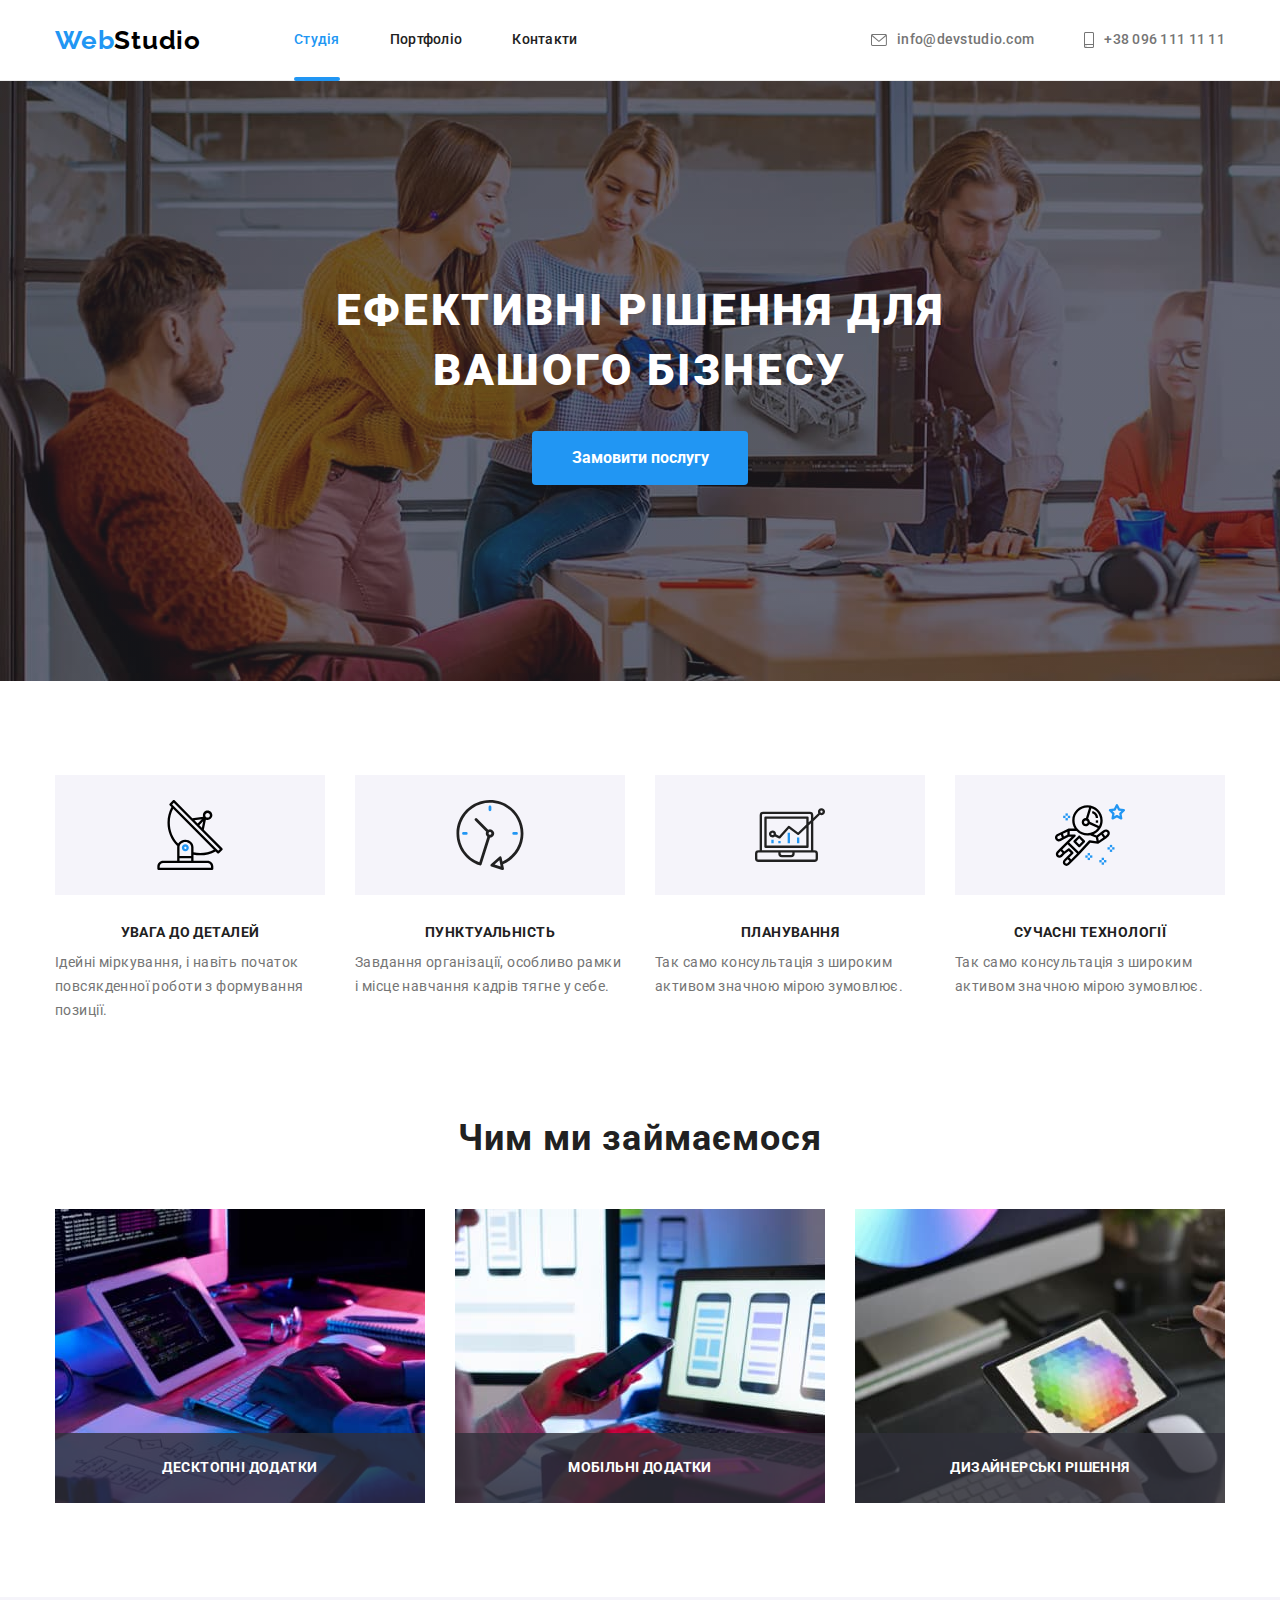
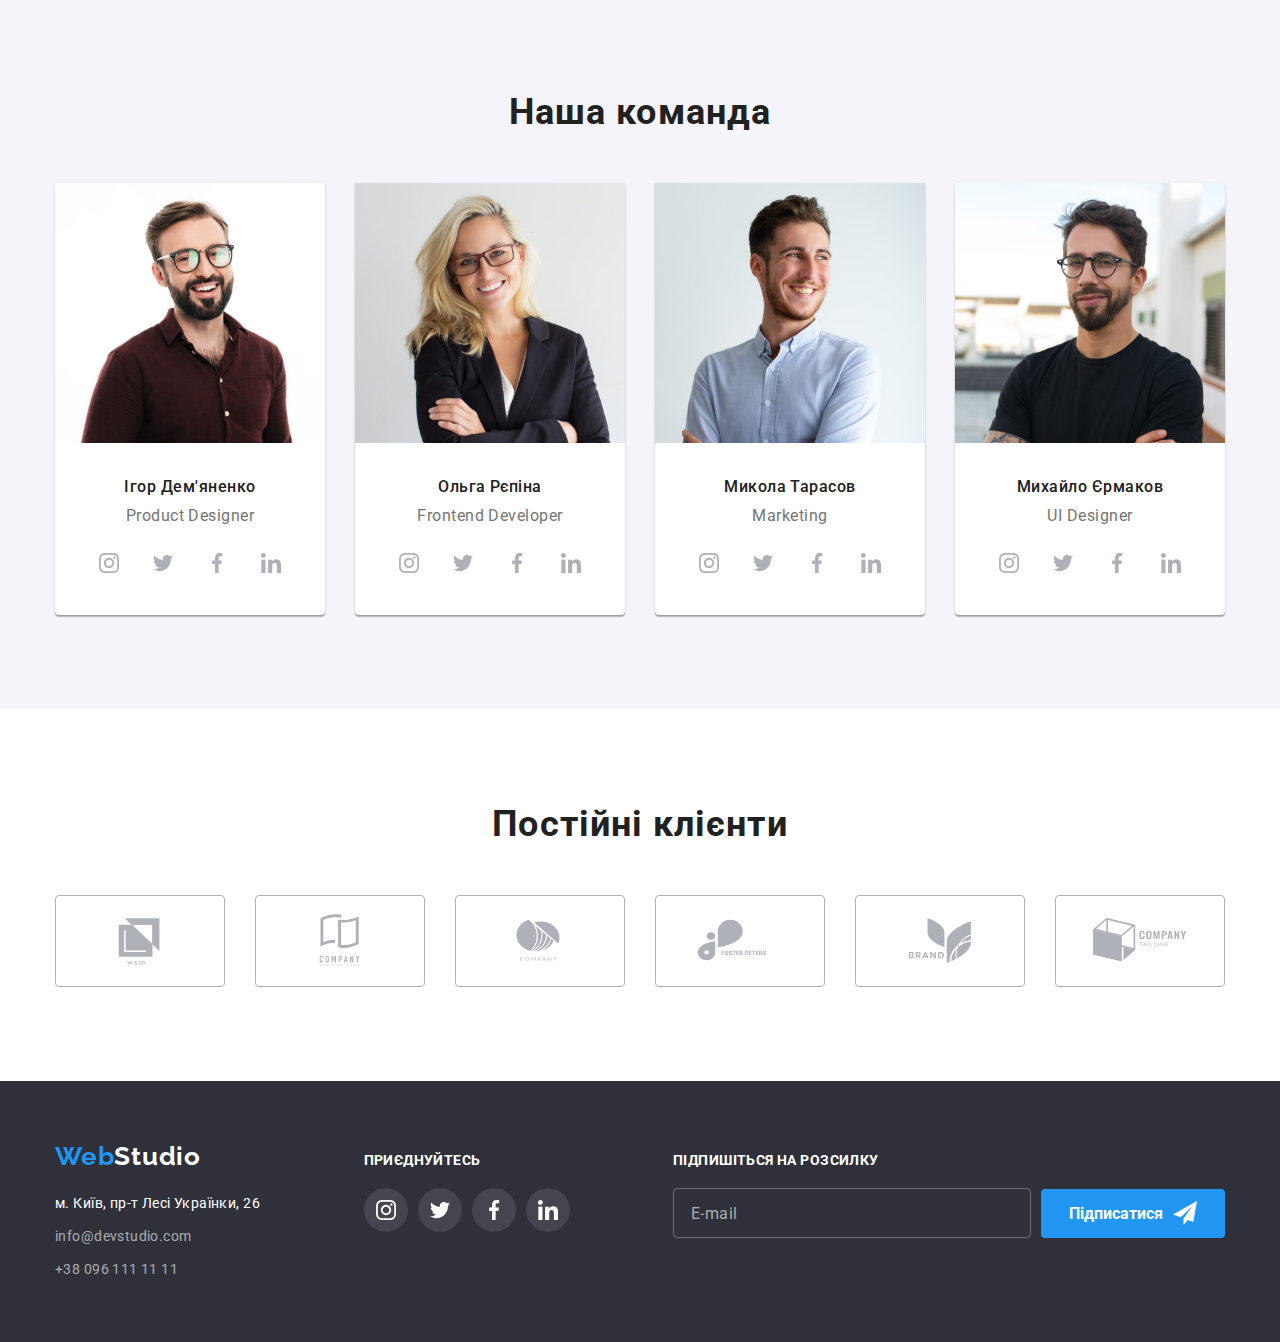
<file: index.html>
<!DOCTYPE html>
<html lang="Uk">
  <head>
    <meta charset="UTF-8" />
    <meta http-equiv="X-UA-Compatible" content="IE=edge" />
    <meta name="viewport" content="width=device-width, initial-scale=1.0" />
    <link rel="preconnect" href="https://fonts.googleapis.com" />
    <link rel="preconnect" href="https://fonts.gstatic.com" crossorigin />
    <link
      href="https://fonts.googleapis.com/css2?family=Raleway:wght@700&family=Roboto:wght@400;500;700;900&display=swap"
      rel="stylesheet"
    />

    <link rel="stylesheet" href="./css/main.min.css" />

    <title>Студія</title>
  </head>

  <body>
    <!-- header -->
    <header class="header">
      <div class="container main-nav">
        <nav class="nav">
          <a class="logo" href="./index.html"
            >Web<span class="logo-header logo-header--black">Studio</span>
          </a>
          <ul class="nav-list list">
            <li class="nav-list__item">
              <a
                class="nav-list__link nav-list__link--current"
                href="./index.html"
                >Студія</a
              >
            </li>
            <li class="nav-list__item">
              <a class="nav-list__link" href="./portfolio.html">Портфоліо</a>
            </li>
            <li class="nav-list__item">
              <a class="nav-list__link" href="">Контакти</a>
            </li>
          </ul>
        </nav>

        <ul class="site-contacts">
          <li class="site-contacts__item">
            <a class="site-contacts__link" href="mailto:info@devstudio.com">
              <svg class="site-contacts__icon" width="16" height="12px">
                <use href="./images/icons/icons.svg#icon-mail"></use>
              </svg>
              info@devstudio.com
            </a>
          </li>

          <li class="site-contacts__item">
            <a class="site-contacts__link tell" href="tel:+380961111111">
              <svg class="site-contacts__icon" width="10" height="16">
                <use href="./images/icons/icons.svg#icon-smartphone"></use></svg
              >+38 096 111 11 11
            </a>
          </li>
        </ul>
      </div>
    </header>

    <main>
      <!-- Hero -->

      <section class="hero">
        <div class="container">
          <h1 class="hero__title">Ефективні рішення для вашого бізнесу</h1>
          <button class="hero__button" type="button" data-modal-open>
            Замовити послугу
          </button>
        </div>
      </section>

      <!-- Особливості -->

      <section class="feature section">
        <div class="container">
          <h2 class="title visually-hidden">Наші переваги</h2>
          <ul class="feature__list">
            <li class="feature__item">
              <div class="feature__icon-block">
                <svg class="feature__icon" width="70" height="70">
                  <use href="./images/icons/icons.svg#icon-antenna"></use>
                </svg>
              </div>
              <h3 class="feature__sub-title">Увага до деталей</h3>
              <p class="feature__text">
                Ідейні міркування, і навіть початок повсякденної роботи з
                формування позиції.
              </p>
            </li>
            <li class="feature__item">
              <div class="feature__icon-block">
                <svg class="feature__icon" width="70" height="70">
                  <use href="./images/icons/icons.svg#icon-clock"></use>
                </svg>
              </div>
              <h3 class="feature__sub-title">Пунктуальність</h3>
              <p class="feature__text">
                Завдання організації, особливо рамки і місце навчання кадрів
                тягне у себе.
              </p>
            </li>
            <li class="feature__item">
              <div class="feature__icon-block">
                <svg class="feature__icon" width="70" height="70">
                  <use href="./images/icons/icons.svg#icon-diagram"></use>
                </svg>
              </div>
              <h3 class="feature__sub-title">Планування</h3>
              <p class="feature__text">
                Так само консультація з широким активом значною мірою зумовлює.
              </p>
            </li>
            <li class="feature__item">
              <div class="feature__icon-block">
                <svg class="feature__icon" width="70" height="70">
                  <use href="./images/icons/icons.svg#icon-astronaut"></use>
                </svg>
              </div>
              <h3 class="feature__sub-title">Сучасні технології</h3>
              <p class="feature__text">
                Так само консультація з широким активом значною мірою зумовлює.
              </p>
            </li>
          </ul>
        </div>
      </section>

      <!-- Сфера діяльності -->

      <section class="activity section">
        <div class="container">
          <h2 class="title">Чим ми займаємося</h2>

          <ul class="activity__list">
            <li class="activity__item">
              <img
                class="activity__img"
                src="./images/PC.jpeg"
                alt="Зображення компютера"
                width="370"
              />
              <h3 class="activity__description">Десктопні додатки</h3>
            </li>
            <li class="activity__item">
              <img
                class="activity__img"
                src="./images/sellphobe.jpeg"
                alt="Зображення телефону"
                width="370"
              />
              <h3 class="activity__description">Мобільні додатки</h3>
            </li>
            <li class="activity__item">
              <img
                class="activity__img"
                src="./images/tablet.jpeg"
                alt="Зображення планшету"
                width="370"
              />
              <h3 class="activity__description">Дизайнерські рішення</h3>
            </li>
          </ul>
        </div>
      </section>

      <!-- Команда -->
      <section class="team section">
        <div class="team container">
          <h2 class="team title">Наша команда</h2>
          <ul class="team__list">
            <li class="team__card">
              <img
                class="team__img"
                src="./images/igor_demjanenko.jpeg"
                alt="Фото Ігор Дем'яненко"
                width="270"
              />
              <div class="team-thumb">
                <h3 class="team-thumb__subtitle">Ігор Дем'яненко</h3>
                <p class="team-thumb__position" lang="en">Product Designer</p>
                <ul class="team-thumb__list">
                  <li class="team-thumb__item">
                    <a class="team-thumb__link" href="">
                      <svg class="team-thumb__icon" width="20" height="20">
                        <use
                          href="./images/icons/icons.svg#icon-instagram"
                        ></use></svg
                    ></a>
                  </li>
                  <li class="team-thumb__item">
                    <a class="team-thumb__link" href="">
                      <svg class="team-thumb__icon" width="20" height="20">
                        <use href="./images/icons/icons.svg#icon-twitter"></use>
                      </svg>
                    </a>
                  </li>
                  <li class="team-thumb__item">
                    <a class="team-thumb__link" href=""
                      ><svg class="team-thumb__icon" width="20" height="20">
                        <use
                          href="./images/icons/icons.svg#icon-facebook"
                        ></use></svg
                    ></a>
                  </li>
                  <li class="team-thumb__item">
                    <a class="team-thumb__link linkedin" href=""
                      ><svg class="team-thumb__icon" width="20" height="20">
                        <use
                          href="./images/icons/icons.svg#icon-linkedin"
                        ></use></svg
                    ></a>
                  </li>
                </ul>
              </div>
            </li>
            <li class="team__card">
              <img
                class="team__img"
                src="./images/olga_repina.jpeg"
                alt="Фото Ольга Рєпіна"
                width="270"
              />
              <div class="team-thumb">
                <h3 class="team-thumb__subtitle">Ольга Рєпіна</h3>
                <p class="team-thumb__position" lang="en">Frontend Developer</p>
                <ul class="team-thumb__list">
                  <li class="team-thumb__item">
                    <a class="team-thumb__link" href="">
                      <svg class="team-thumb__icon" width="20" height="20">
                        <use
                          href="./images/icons/icons.svg#icon-instagram"
                        ></use></svg
                    ></a>
                  </li>
                  <li class="team-thumb__item">
                    <a class="team-thumb__link" href="">
                      <svg class="team-thumb__icon" width="20" height="20">
                        <use href="./images/icons/icons.svg#icon-twitter"></use>
                      </svg>
                    </a>
                  </li>
                  <li class="team-thumb__item">
                    <a class="team-thumb__link" href=""
                      ><svg class="team-thumb__icon" width="20" height="20">
                        <use
                          href="./images/icons/icons.svg#icon-facebook"
                        ></use></svg
                    ></a>
                  </li>
                  <li class="team-thumb__item">
                    <a class="team-thumb__link" href=""
                      ><svg class="team-thumb__icon" width="20" height="20">
                        <use
                          href="./images/icons/icons.svg#icon-linkedin"
                        ></use></svg
                    ></a>
                  </li>
                </ul>
              </div>
            </li>
            <li class="team__card">
              <img
                class="team__img"
                src="./images/mykola_tarasov.jpeg"
                alt="Фото Микола Тарасов"
                width="270"
              />
              <div class="team-thumb">
                <h3 class="team-thumb__subtitle">Микола Тарасов</h3>
                <p class="team-thumb__position" lang="en">Marketing</p>
                <ul class="team-thumb__list">
                  <li class="team-thumb__item">
                    <a class="team-thumb__link" href="#">
                      <svg class="team-thumb__icon" width="20" height="20">
                        <use
                          href="./images/icons/icons.svg#icon-instagram"
                        ></use></svg
                    ></a>
                  </li>
                  <li class="team-thumb__item">
                    <a class="team-thumb__link" href="">
                      <svg class="team-thumb__icon" width="20" height="20">
                        <use href="./images/icons/icons.svg#icon-twitter"></use>
                      </svg>
                    </a>
                  </li>
                  <li class="team-thumb__item">
                    <a class="team-thumb__link" href=""
                      ><svg class="team-thumb__icon" width="20" height="20">
                        <use
                          href="./images/icons/icons.svg#icon-facebook"
                        ></use></svg
                    ></a>
                  </li>
                  <li class="team-thumb__item">
                    <a class="team-thumb__link" href=""
                      ><svg class="team-thumb__icon" width="20" height="20">
                        <use
                          href="./images/icons/icons.svg#icon-linkedin"
                        ></use></svg
                    ></a>
                  </li>
                </ul>
              </div>
            </li>
            <li class="team__card">
              <img
                class="team__img"
                src="./images/mykhailo_ermakov.jpeg"
                alt="Фото Михайло Єрмаков"
                width="270"
              />
              <div class="team-thumb">
                <h3 class="team-thumb__subtitle">Михайло Єрмаков</h3>
                <p class="team-thumb__position" lang="en">UI Designer</p>
                <ul class="team-thumb__list">
                  <li class="team-thumb__item">
                    <a class="team-thumb__link" href="#">
                      <svg class="team-thumb__icon" width="20" height="20">
                        <use
                          href="./images/icons/icons.svg#icon-instagram"
                        ></use></svg
                    ></a>
                  </li>
                  <li class="team-thumb__item">
                    <a class="team-thumb__link" href="#">
                      <svg class="team-thumb__icon" width="20" height="20">
                        <use href="./images/icons/icons.svg#icon-twitter"></use>
                      </svg>
                    </a>
                  </li>
                  <li class="team-thumb__item">
                    <a class="team-thumb__link" href="#">
                      <svg class="team-thumb__icon" width="20" height="20">
                        <use
                          href="./images/icons/icons.svg#icon-facebook"
                        ></use>
                      </svg>
                    </a>
                  </li>
                  <li class="team-thumb__item">
                    <a class="team-thumb__link" href=""
                      ><svg class="team-thumb__icon" width="20" height="20">
                        <use
                          href="./images/icons/icons.svg#icon-linkedin"
                        ></use></svg
                    ></a>
                  </li>
                </ul>
              </div>
            </li>
          </ul>
        </div>
      </section>

      <!-- Our clients -->
      <section class="clients section">
        <div class="container">
          <h2 class="title">Постійні клієнти</h2>
          <ul class="clients__list">
            <li class="clients__item">
              <a class="clients__link" href="">
                <svg class="clients__icon" width="106" height="60">
                  <use href="./images/icons/icons.svg#icon-client1"></use>
                </svg>
              </a>
            </li>
            <li class="clients__item">
              <a class="clients__link" href="">
                <svg class="clients__icon" width="106" height="60">
                  <use href="./images/icons/icons.svg#icon-client2"></use>
                </svg>
              </a>
            </li>
            <li class="clients__item">
              <a class="clients__link" href="">
                <svg class="clients__icon" width="106" height="60">
                  <use href="./images/icons/icons.svg#icon-client3"></use>
                </svg>
              </a>
            </li>
            <li class="clients__item">
              <a class="clients__link" href="">
                <svg class="clients__icon" width="106" height="60">
                  <use href="./images/icons/icons.svg#icon-client4"></use>
                </svg>
              </a>
            </li>
            <li class="clients__item">
              <a class="clients__link" href="">
                <svg class="clients__icon" width="106" height="60">
                  <use href="./images/icons/icons.svg#icon-client5"></use>
                </svg>
              </a>
            </li>
            <li class="clients__item">
              <a class="clients__link" href="">
                <svg class="clients__icon" width="106" height="60">
                  <use href="./images/icons/icons.svg#icon-client6"></use>
                </svg>
              </a>
            </li>
          </ul>
        </div>
      </section>
    </main>

    <!-- Footer -->
    <!-- Footer adress -->
    <footer class="footer">
      <div class="footer__container container">
        <div class="footer__contacts">
          <div class="footer__logo-container">
            <a class="logo-footer logo" href="./index.html"
              >Web<span class="logo-footer logo-footer--white">Studio</span></a
            >
          </div>
          <address class="footer-adress">
            <ul class="footer-adress__list">
              <li class="footer-adress__item">
                <a
                  class="footer-adress__link footer-adress__link--white"
                  href="https://goo.gl/maps/CPtrU1FHBa2aNyZL9"
                  target="_blank"
                  rel="noopener noreferrer nofollow"
                  >м. Київ, пр-т Лесі Українки, 26
                </a>
              </li>
              <li class="footer-adress__item">
                <a
                  class="footer-adress__link footer-adress__link--gray"
                  href="mailto:info@devstudio.com"
                  >info@devstudio.com</a
                >
              </li>
              <li class="footer-adress__item">
                <a
                  class="footer-adress__link footer-adress__link--gray"
                  href="tel:+380961111111"
                  >+38 096 111 11 11</a
                >
              </li>
            </ul>
          </address>
        </div>
        <!-- Footer social link -->
        <div class="footer-social">
          <p class="footer-social__title">Приєднуйтесь</p>

          <ul class="footer-social__list">
            <li class="footer-social__item">
              <a class="footer-social__link" href="">
                <svg class="footer-social__icon" width="20" height="20">
                  <use
                    href="./images/icons/icons.svg#icon-instagram"
                  ></use></svg
              ></a>
            </li>
            <li class="footer-social__item">
              <a class="footer-social__link" href="">
                <svg class="footer-social__icon" width="20" height="20">
                  <use href="./images/icons/icons.svg#icon-twitter"></use>
                </svg>
              </a>
            </li>
            <li class="footer-social__item">
              <a class="footer-social__link" href="">
                <svg class="footer-social__icon" width="20" height="20">
                  <use href="./images/icons/icons.svg#icon-facebook"></use>
                </svg>
              </a>
            </li>
            <li class="footer-social__item">
              <a class="footer-social__link" href=""
                ><svg class="footer-social__icon" width="20" height="20">
                  <use href="./images/icons/icons.svg#icon-linkedin"></use></svg
              ></a>
            </li>
          </ul>
        </div>
        <!-- footer form -->
        <div class="footer-form">
          <p class="footer-form__title">Підпишіться на розсилку</p>
          <form class="footer-form__form">
            <!-- <label for="E-mail" class="label">E-mail</label> -->

            <input
              type="text"
              id="E-mail"
              class="footer-form__input"
              placeholder="E-mail"
              name="user-email"
            />
            <button type="submit" class="footer-form__button">
              Підписатися
              <svg class="footer-form__button-icon" width="24" height="24">
                <use href="./images/icons/icons.svg#icon-send"></use>
              </svg>
            </button>
          </form>
        </div>
      </div>
    </footer>

    <!-- backdrop/modal -->
    <div class="backdrop is-hidden" data-modal>
      <div class="modal">
        <button class="modal__close-button" type="button" data-modal-close>
          <svg class="modal__close-icon" width="11px" height="11px">
            <use href="./images/icons/icons.svg#icon-close"></use>
          </svg>
        </button>
        <p class="modal__title">Залиште свої дані, ми вам передзвонимо</p>
        <form class="modal-form" autocomplete="off" name="feedback-form">
          <div class="modal-field">
            <label for="name" class="modal-field__label">Ім'я</label>
            <div class="modal-field__input-box">
              <input
                id="name"
                type="text"
                class="modal-field__input"
                name="user-name"
              />
              <svg class="modal-field__icon" width="18px" height="18px">
                <use href="./images/icons/icons.svg#icon-person-modal"></use>
              </svg>
            </div>
          </div>

          <div class="modal-field__field">
            <label for="tell" class="modal-field__label">Телефон</label>
            <div class="modal-field__input-box">
              <input
                type="tel"
                id="tell"
                class="modal-field__input"
                name="user-phone"
              />
              <svg class="modal-field__icon" width="18px" height="18px">
                <use href="./images/icons/icons.svg#icon-phone-modal"></use>
              </svg>
            </div>
          </div>

          <div class="modal-field">
            <label for="email" class="modal-field__label">Пошта</label>
            <div class="modal-field__input-box">
              <input
                type="email"
                id="email"
                class="modal-field__input"
                name="user-email"
              />
              <svg class="modal-field__icon" width="18px" height="18px">
                <use href="./images/icons/icons.svg#icon-email-modal"></use>
              </svg>
            </div>
          </div>

          <div class="modal-field">
            <label for="comment" class="modal-field__label">Коментар</label>
            <textarea
              name="textarea"
              id="comment"
              cols="30"
              rows="10"
              class="modal-field__textarea"
              placeholder="Введіть текст"
            ></textarea>
          </div>
          <div class="modal-policy">
            <label for="checkbox" class="modal-policy__label">
              <input
                type="checkbox"
                id="checkbox"
                class="modal-policy__checkbox visually-hidden"
                name="checkbox"
              />
              <span class="modal-policy__icon"></span>
              Погоджуюся з розсилкою та приймаю
            </label>
            <a href="" class="modal-policy__link">Умови договору</a>
          </div>
          <button class="modal-form__button">Відправити</button>
        </form>
      </div>
    </div>

    <script src="./js/modal.js"></script>
  </body>
</html>
</file>
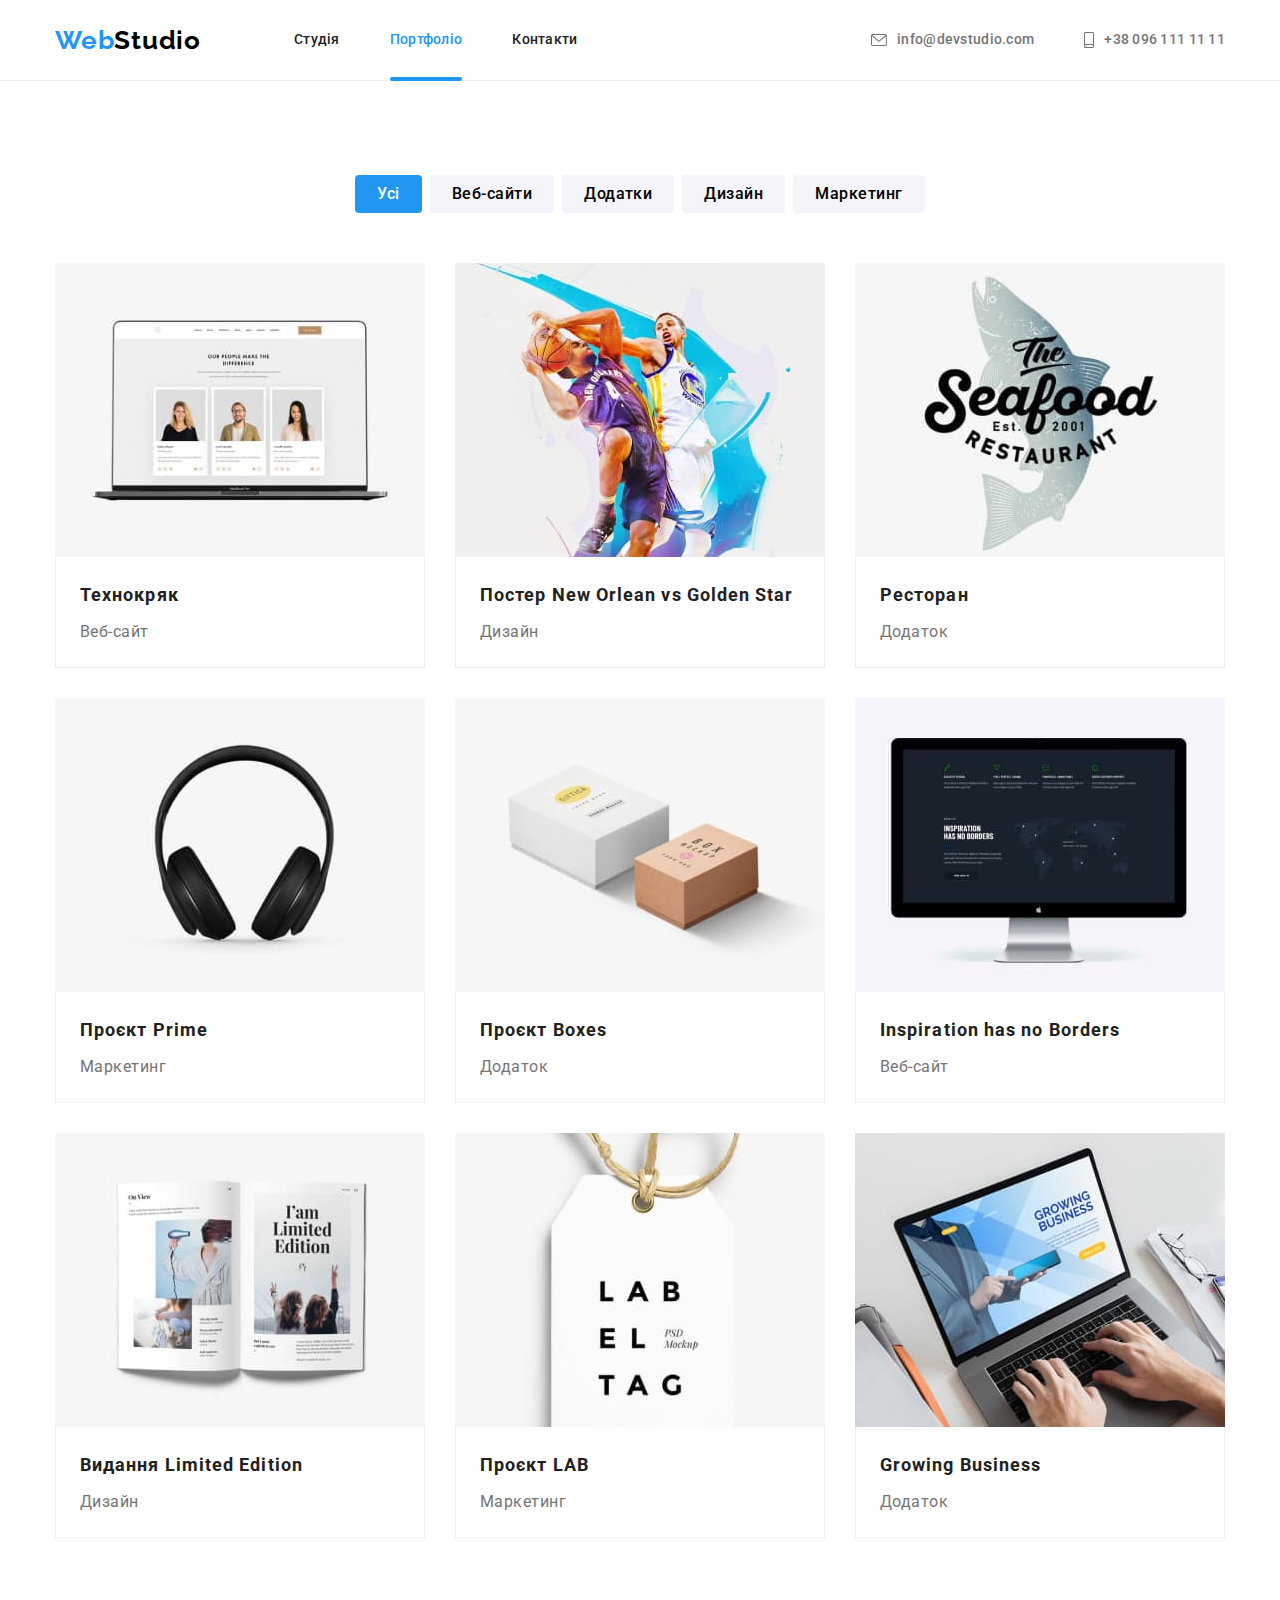
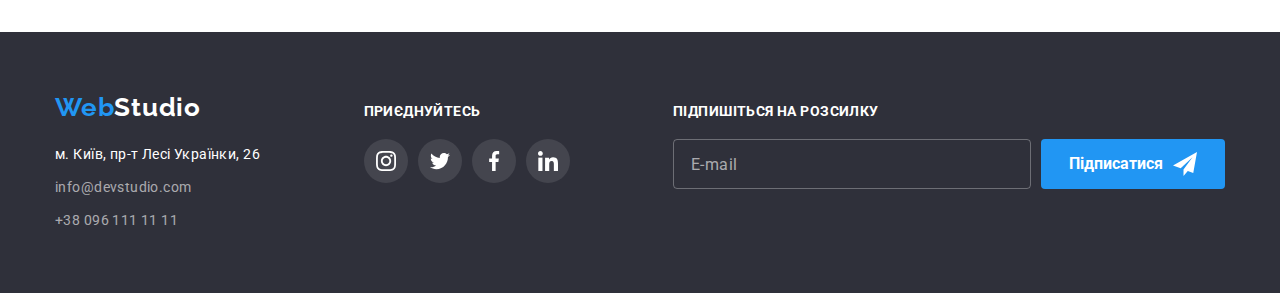
<file: portfolio.html>
<!DOCTYPE html>
<html lang="uk">
  <head>
    <meta charset="UTF-8" />
    <meta http-equiv="X-UA-Compatible" content="IE=edge" />
    <meta name="viewport" content="width=device-width, initial-scale=1.0" />
    <title>Портфоліо</title>
    <link rel="preconnect" href="https://fonts.googleapis.com" />
    <link rel="preconnect" href="https://fonts.gstatic.com" crossorigin />
    <link
      href="https://fonts.googleapis.com/css2?family=Raleway:wght@700&family=Roboto:wght@400;500;700;900&display=swap"
      rel="stylesheet"
    />

    <link rel="stylesheet" href="./css/main.min.css" />
  </head>

  <body>
    <!-- header -->
    <header class="header">
      <div class="container main-nav">
        <nav class="nav">
          <a class="logo" href="./index.html"
            >Web<span class="logo-header logo-header--black">Studio</span>
          </a>
          <ul class="nav-list list">
            <li class="nav-list__item">
              <a class="nav-list__link" href="./index.html">Студія</a>
            </li>
            <li class="nav-list__item">
              <a
                class="nav-list__link nav-list__link--current"
                href="./portfolio.html"
                >Портфоліо</a
              >
            </li>
            <li class="nav-list__item">
              <a class="nav-list__link" href="">Контакти</a>
            </li>
          </ul>
        </nav>

        <ul class="site-contacts">
          <li class="site-contacts__item">
            <a class="site-contacts__link" href="mailto:info@devstudio.com">
              <svg class="site-contacts__icon" width="16" height="12px">
                <use href="./images/icons/icons.svg#icon-mail"></use>
              </svg>
              info@devstudio.com
            </a>
          </li>

          <li class="site-contacts__item">
            <a class="site-contacts__link tell" href="tel:+380961111111">
              <svg class="site-contacts__icon" width="10" height="16">
                <use href="./images/icons/icons.svg#icon-smartphone"></use></svg
              >+38 096 111 11 11
            </a>
          </li>
        </ul>
      </div>
    </header>

    <main>
      <!-- Портфоліо -->
      <section class="portfolio section">
        <div class="container">
          <h2 class="section-title visually-hidden">Список кнопок-фільтрів</h2>
          <ul class="potrfolio filter-list">
            <li class="item">
              <button
                class="filter-list__button filter-list__button--current"
                type="button"
              >
                Усі
              </button>
            </li>
            <li class="item">
              <button class="filter-list__button" type="button">
                Веб-сайти
              </button>
            </li>
            <li class="item">
              <button class="filter-list__button" type="button">Додатки</button>
            </li>
            <li class="item">
              <button class="filter-list__button" type="button">Дизайн</button>
            </li>
            <li class="item">
              <button class="filter-list__button" type="button">
                Маркетинг
              </button>
            </li>
          </ul>

          <h2 class="section-title visually-hidden">Наше портфоліо</h2>
          <ul class="portfolio__list">
            <li class="portfolio__card">
              <a class="portfolio__link" href="">
                <div class="image-block">
                  <img
                    class="image-block__img"
                    src="./images/tehnokrjak.jpeg"
                    alt="зображення ноутбука"
                    width="370"
                  />
                  <div class="image-block__overlay">
                    <p class="image-block__overlay-text">
                      Ресурс пропонує комплексні пропозиції з різним рівнем
                      функціоналу та сервісів. Все це дозволить відвідувачу
                      отримати вичерпні відомості про компанію чи приватну
                      особу.
                    </p>
                  </div>
                </div>

                <div class="product-thumb">
                  <h3 class="product-thumb__title">Технокряк</h3>
                  <p class="product-thumb__text">Веб-сайт</p>
                </div>
              </a>
            </li>

            <li class="portfolio__card">
              <a class="portfolio__link" href="#">
                <div class="image-block">
                  <img
                    class="image-block__img"
                    src="./images/neworlean.jpeg"
                    alt="зображення двох баскетболістів що змагаются"
                    width="370"
                  />
                  <div class="image-block__overlay">
                    <p class="image-block__overlay-text">
                      Ресурс пропонує комплексні пропозиції з різним рівнем
                      функціоналу та сервісів. Все це дозволить відвідувачу
                      отримати вичерпні відомості про компанію чи приватну
                      особу.
                    </p>
                  </div>
                </div>

                <div class="product-thumb">
                  <h3 class="product-thumb__title">
                    Постер <span lang="en">New Orlean vs Golden Star</span>
                  </h3>
                  <p class="product-thumb__text">Дизайн</p>
                </div>
              </a>
            </li>

            <li class="portfolio__card">
              <a class="portfolio__link" href="#">
                <div class="image-block">
                  <img
                    class="image-block__img"
                    src="./images/seafood.jpeg"
                    alt="зображення логотипу ресторану у вигляді лосося"
                    width="370"
                  />
                  <div class="image-block__overlay">
                    <p class="image-block__overlay-text">
                      Ресурс пропонує комплексні пропозиції з різним рівнем
                      функціоналу та сервісів. Все це дозволить відвідувачу
                      отримати вичерпні відомості про компанію чи приватну
                      особу.
                    </p>
                  </div>
                </div>

                <div class="product-thumb">
                  <h3 class="product-thumb__title">
                    Ресторан <span lang="en"></span>
                  </h3>
                  <p class="product-thumb__text">Додаток</p>
                </div>
              </a>
            </li>
            <li class="portfolio__card">
              <a class="portfolio__link" href="#">
                <div class="image-block">
                  <img
                    class="image-block__img"
                    src="./images/prime.jpeg"
                    alt="зображення навушників"
                    width="370"
                  />
                  <div class="image-block__overlay">
                    <p class="image-block__overlay-text">
                      Ресурс пропонує комплексні пропозиції з різним рівнем
                      функціоналу та сервісів. Все це дозволить відвідувачу
                      отримати вичерпні відомості про компанію чи приватну
                      особу.
                    </p>
                  </div>
                </div>

                <div class="product-thumb">
                  <h3 class="product-thumb__title">
                    Проєкт <span lang="en">Prime</span>
                  </h3>
                  <p class="product-thumb__text">Маркетинг</p>
                </div>
              </a>
            </li>
            <li class="portfolio__card">
              <a class="portfolio__link" href="#">
                <div class="image-block">
                  <img
                    class="image-block__img"
                    src="./images/boxex.jpeg"
                    alt="зображення двох коробок"
                    width="370"
                  />
                  <div class="image-block__overlay">
                    <p class="image-block__overlay-text">
                      Ресурс пропонує комплексні пропозиції з різним рівнем
                      функціоналу та сервісів. Все це дозволить відвідувачу
                      отримати вичерпні відомості про компанію чи приватну
                      особу.
                    </p>
                  </div>
                </div>

                <div class="product-thumb">
                  <h3 class="product-thumb__title">
                    Проєкт <span lang="en">Boxes</span>
                  </h3>
                  <p class="product-thumb__text">Додаток</p>
                </div>
              </a>
            </li>
            <li class="portfolio__card">
              <a class="portfolio__link" href="#">
                <div class="image-block">
                  <img
                    class="image-block__img"
                    src="./images/inspiration.jpeg"
                    alt="зображення моноблока"
                    width="370"
                  />
                  <div class="image-block__overlay">
                    <p class="image-block__overlay-text">
                      Ресурс пропонує комплексні пропозиції з різним рівнем
                      функціоналу та сервісів. Все це дозволить відвідувачу
                      отримати вичерпні відомості про компанію чи приватну
                      особу.
                    </p>
                  </div>
                </div>

                <div class="product-thumb">
                  <h3 class="product-thumb__title">
                    Inspiration has no Borders
                  </h3>
                  <p class="product-thumb__text">Веб-сайт</p>
                </div>
              </a>
            </li>

            <li class="portfolio__card">
              <a class="portfolio__link" href="#">
                <div class="image-block">
                  <img
                    class="image-block__img"
                    src="./images/limitededitiob.jpeg"
                    alt="зображення глянцевого журналу"
                    width="370"
                  />
                  <div class="image-block__overlay">
                    <p class="image-block__overlay-text">
                      Ресурс пропонує комплексні пропозиції з різним рівнем
                      функціоналу та сервісів. Все це дозволить відвідувачу
                      отримати вичерпні відомості про компанію чи приватну
                      особу.
                    </p>
                  </div>
                </div>

                <div class="product-thumb">
                  <h3 class="product-thumb__title">
                    Видання <span lang="en">Limited Edition</span>
                  </h3>
                  <p class="product-thumb__text">Дизайн</p>
                </div>
              </a>
            </li>
            <li class="portfolio__card">
              <a class="portfolio__link" href="#">
                <div class="image-block">
                  <img
                    class="image-block__img"
                    src="./images/lab.jpeg"
                    alt="зображення ярлику з написом Lab El Tag"
                    width="370"
                  />
                  <div class="image-block__overlay">
                    <p class="image-block__overlay-text">
                      Ресурс пропонує комплексні пропозиції з різним рівнем
                      функціоналу та сервісів. Все це дозволить відвідувачу
                      отримати вичерпні відомості про компанію чи приватну
                      особу.
                    </p>
                  </div>
                </div>

                <div class="product-thumb">
                  <h3 class="product-thumb__title">
                    Проєкт <span lang="en">LAB</span>
                  </h3>
                  <p class="product-thumb__text">Маркетинг</p>
                </div>
              </a>
            </li>
            <li class="portfolio__card">
              <a class="portfolio__link" href="#">
                <div class="image-block">
                  <img
                    class="image-block__img"
                    src="./images/growingbusiness.jpeg"
                    alt="зображення людини що друкує на ноутбуці"
                    width="370"
                  />
                  <div class="image-block__overlay">
                    <p class="image-block__overlay-text">
                      Ресурс пропонує комплексні пропозиції з різним рівнем
                      функціоналу та сервісів. Все це дозволить відвідувачу
                      отримати вичерпні відомості про компанію чи приватну
                      особу.
                    </p>
                  </div>
                </div>

                <div class="product-thumb">
                  <h3 class="product-thumb__title">Growing Business</h3>
                  <p class="product-thumb__text">Додаток</p>
                </div>
              </a>
            </li>
          </ul>
        </div>
      </section>
    </main>

    <!-- Footer -->
    <!-- Footer adress -->
    <footer class="footer">
      <div class="footer__container container">
        <div class="footer__contacts">
          <div class="footer__logo-container">
            <a class="logo-footer logo" href="./index.html"
              >Web<span class="logo-footer logo-footer--white">Studio</span></a
            >
          </div>
          <address class="footer-adress">
            <ul class="footer-adress__list">
              <li class="footer-adress__item">
                <a
                  class="footer-adress__link footer-adress__link--white"
                  href="https://goo.gl/maps/CPtrU1FHBa2aNyZL9"
                  target="_blank"
                  rel="noopener noreferrer nofollow"
                  >м. Київ, пр-т Лесі Українки, 26
                </a>
              </li>
              <li class="footer-adress__item">
                <a
                  class="footer-adress__link footer-adress__link--gray"
                  href="mailto:info@devstudio.com"
                  >info@devstudio.com</a
                >
              </li>
              <li class="footer-adress__item">
                <a
                  class="footer-adress__link footer-adress__link--gray"
                  href="tel:+380961111111"
                  >+38 096 111 11 11</a
                >
              </li>
            </ul>
          </address>
        </div>
        <!-- Footer social link -->
        <div class="footer-social">
          <p class="footer-social__title">Приєднуйтесь</p>

          <ul class="footer-social__list">
            <li class="footer-social__item">
              <a class="footer-social__link" href="">
                <svg class="footer-social__icon" width="20" height="20">
                  <use
                    href="./images/icons/icons.svg#icon-instagram"
                  ></use></svg
              ></a>
            </li>
            <li class="footer-social__item">
              <a class="footer-social__link" href="">
                <svg class="footer-social__icon" width="20" height="20">
                  <use href="./images/icons/icons.svg#icon-twitter"></use>
                </svg>
              </a>
            </li>
            <li class="footer-social__item">
              <a class="footer-social__link" href="">
                <svg class="footer-social__icon" width="20" height="20">
                  <use href="./images/icons/icons.svg#icon-facebook"></use>
                </svg>
              </a>
            </li>
            <li class="footer-social__item">
              <a class="footer-social__link" href=""
                ><svg class="footer-social__icon" width="20" height="20">
                  <use href="./images/icons/icons.svg#icon-linkedin"></use></svg
              ></a>
            </li>
          </ul>
        </div>
        <!-- footer form -->
        <div class="footer-form">
          <p class="footer-form__title">Підпишіться на розсилку</p>
          <form class="footer-form__form">
            <!-- <label for="E-mail" class="label">E-mail</label> -->

            <input
              type="text"
              id="E-mail"
              class="footer-form__input"
              placeholder="E-mail"
              name="user-email"
            />
            <button type="submit" class="footer-form__button">
              Підписатися
              <svg class="footer-form__button-icon" width="24" height="24">
                <use href="./images/icons/icons.svg#icon-send"></use>
              </svg>
            </button>
          </form>
        </div>
      </div>
    </footer>
  </body>
</html>
</file>
<file: css/main.min.css>
:root{--primary-text-color: #757575;--secondary-text-color: #212121;--accent-color: #2196f3;--blue-color: #2196f3;--white-color: #ffffff;--gray-color-50: rgba(117, 117, 117, 0.5);--gray-color-60: rgba(255, 255, 255, 0.6);--gray-color-100: #f5f4fa;--main-background-color: #ffffff;--secondary-background-color: #f5f4fa;--hero-backgroun-color: #2f303a;--footer-background-color: #2f303a;--backdrop-background-color: rgba(0, 0, 0, 0.2);--card-background: rgba(33, 150, 243, 0.9);--blue-logo-color: #2196f3;--white-logo-color: #ffffff;--black-logo-color: #000000;--icon-gray-color: #afb1b8;--icon-black-color: #212121;--timing-function: cubic-bezier(0.4, 0, 0.2, 1);--transition-duration: 250ms}.visually-hidden{position:absolute;white-space:nowrap;width:1px;height:1px;overflow:hidden;border:0;padding:0;clip:rect(0 0 0 0);-webkit-clip-path:inset(50%);clip-path:inset(50%);margin:-1px}/*! modern-normalize v1.1.0 | MIT License | https://github.com/sindresorhus/modern-normalize */html{line-height:1.15;-webkit-text-size-adjust:100%;-moz-tab-size:4;-o-tab-size:4;tab-size:4;-webkit-box-sizing:border-box;box-sizing:border-box}*,::before,::after{-webkit-box-sizing:inherit;box-sizing:inherit;margin:0;padding:0}body{margin:0;font-family:system-ui,-apple-system,"Segoe UI",Roboto,Helvetica,Arial,sans-serif,"Apple Color Emoji","Segoe UI Emoji"}hr{height:0;color:inherit}abbr[title]{-webkit-text-decoration:underline dotted;text-decoration:underline dotted}b,strong{font-weight:bolder}code,kbd,samp,pre{font-family:ui-monospace,SFMono-Regular,Consolas,"Liberation Mono",Menlo,monospace;font-size:1em}small{font-size:80%}sub,sup{font-size:75%;line-height:0;position:relative;vertical-align:baseline}sub{bottom:-0.25em}sup{top:-0.5em}table{text-indent:0;border-color:inherit}button,input,optgroup,select,textarea{font-family:inherit;font-size:100%;line-height:1.15;margin:0}button,select{text-transform:none}button,[type=button],[type=reset],[type=submit]{-webkit-appearance:button}::-moz-focus-inner{border-style:none;padding:0}:-moz-focusring{outline:1px dotted ButtonText}:-moz-ui-invalid{box-shadow:none}legend{padding:0}progress{vertical-align:baseline}::-webkit-inner-spin-button,::-webkit-outer-spin-button{height:auto}[type=search]{-webkit-appearance:textfield;outline-offset:-2px}::-webkit-search-decoration{-webkit-appearance:none}::-webkit-file-upload-button{-webkit-appearance:button;font:inherit}summary{display:list-item}*,*::before,*::after{-webkit-box-sizing:border-box;box-sizing:border-box}*:focus{outline:none}body{background-color:var(--main-background-color);color:var(--primary-text-color);font-family:Roboto,sans-serif}h1,h2,h3,h4,h5,h6,p{margin-top:0;padding-bottom:0}ul{list-style:none}.section{padding-top:94px;padding-bottom:94px}.section .title{margin-bottom:50px;color:var(--secondary-text-color);font-weight:700;font-size:36px;line-height:1.17;text-align:center;letter-spacing:.03em}.container{width:1200px;padding:0 15px;margin:0 auto}.main-nav,.nav{display:-webkit-box;display:-ms-flexbox;display:flex;-webkit-box-align:center;-ms-flex-align:center;align-items:center}.header{border-bottom:1px solid #ececec}.nav{margin:0;padding:0;gap:93px}.nav-list{display:-webkit-box;display:-ms-flexbox;display:flex;gap:50px;position:relative}.nav-list__item{position:relative}.nav-list__link{display:block;padding:32px 0;margin-top:auto;margin-bottom:auto;text-decoration:none;font-weight:500;font-size:14px;line-height:1.14;letter-spacing:.02em;color:var(--secondary-text-color);-webkit-transition-property:color;transition-property:color;-webkit-transition-duration:250ms;transition-duration:250ms;-webkit-transition-timing-function:var(--timing-function);transition-timing-function:var(--timing-function)}.nav-list__link:hover,.nav-list__link:focus{color:var(--accent-color)}.nav-list__link--current{color:var(--accent-color)}.nav-list__link--current::after{content:" ";position:absolute;height:4px;bottom:-1px;left:0;width:100%;background-color:#2196f3;border-radius:2px}.site-contacts{display:-webkit-box;display:-ms-flexbox;display:flex;-webkit-box-align:center;-ms-flex-align:center;align-items:center;margin-left:auto;gap:50px;list-style:none}.site-contacts__link{display:-webkit-inline-box;display:-ms-inline-flexbox;display:inline-flex;-webkit-box-align:center;-ms-flex-align:center;align-items:center;text-decoration:none;padding:32px 0;font-weight:500;font-size:14px;line-height:1.14;letter-spacing:.02em;-webkit-transition-property:color;transition-property:color;-webkit-transition-duration:250ms;transition-duration:250ms;-webkit-transition-timing-function:var(--timing-function);transition-timing-function:var(--timing-function);color:var(--primary-text-color)}.site-contacts__link:hover,.site-contacts__link:focus{color:var(--accent-color)}.site-contacts__item{gap:50px;text-decoration:none}.site-contacts__icon{display:block;fill:currentColor;margin-right:10px}.logo__container{margin-bottom:20px}.logo{font-family:Raleway;font-weight:700;font-size:26px;line-height:1.19;letter-spacing:.03em;text-decoration:none;color:var(--blue-logo-color)}.logo-header--black{color:var(--black-logo-color)}.logo-footer--white{color:var(--white-logo-color)}.hero{max-width:1600px;max-height:600px;margin:0 auto;padding-top:200px;padding-bottom:200px;text-align:center;background-color:var(--hero-backgroun-color);background-image:-webkit-gradient(linear, left top, left bottom, from(rgba(47, 48, 58, 0.4)), to(rgba(47, 48, 58, 0.4))),url("../images/hero.jpeg");background-image:linear-gradient(rgba(47, 48, 58, 0.4), rgba(47, 48, 58, 0.4)),url("../images/hero.jpeg")}.hero__title{margin:0 auto 30px auto;width:696px;font-weight:900;font-size:44px;line-height:1.36;letter-spacing:.06em;text-transform:uppercase;color:var(--white-color)}.hero__button{padding:10px 32px;min-width:216px;min-height:50px;background-color:var(--blue-color);color:var(--white-color);font-family:inherit;font-weight:700;font-size:16px;line-height:1.87;border-radius:4px;border-color:rgba(0,0,0,0);cursor:pointer;-webkit-transition-property:background-color,color;transition-property:background-color,color;-webkit-transition-duration:250ms;transition-duration:250ms;-webkit-transition-timing-function:var(--timing-function);transition-timing-function:var(--timing-function)}.hero__button:hover,.hero__button:focus{background-color:var(--main-background-color);color:var(--accent-color)}.backdrop{position:fixed;top:0;left:0;width:100%;height:100%;visibility:visible;opacity:1;z-index:1;background-color:var(--backdrop-background-color);-webkit-transition:opacity var(--transition-duration) var(--timing-function),visibility var(--transition-duration) var(--timing-function);transition:opacity var(--transition-duration) var(--timing-function),visibility var(--transition-duration) var(--timing-function)}.backdrop.is-hidden{opacity:0;visibility:hidden;pointer-events:none}.modal{position:absolute;top:50%;left:50%;padding:40px;width:528px;height:581px;background-color:var(--main-background-color);-webkit-transform:translate(-50%, -50%) scale(1);transform:translate(-50%, -50%) scale(1);-webkit-box-shadow:0px 1px 3px rgba(0,0,0,.12),0px 1px 1px rgba(0,0,0,.14),0px 2px 1px rgba(0,0,0,.2);box-shadow:0px 1px 3px rgba(0,0,0,.12),0px 1px 1px rgba(0,0,0,.14),0px 2px 1px rgba(0,0,0,.2);border-radius:4px}.modal__close-button{position:inherit;display:-webkit-box;display:-ms-flexbox;display:flex;width:30px;height:30px;top:8px;right:8px;-webkit-box-pack:center;-ms-flex-pack:center;justify-content:center;-webkit-box-align:center;-ms-flex-align:center;align-items:center;cursor:pointer;background:none;border:1px solid rgba(0,0,0,.1);border-radius:50%;fill:var(--footer-background-color);-webkit-transition-property:fill,background-color;transition-property:fill,background-color;-webkit-transition-duration:var(--transition-duration);transition-duration:var(--transition-duration);-webkit-transition-timing-function:var(--timing-function);transition-timing-function:var(--timing-function)}.modal__close-button:hover,.modal__close-button:focus{fill:#fff;background-color:#2196f3}.modal__close-icon{display:block}.modal__title{margin-bottom:12px;font-weight:700;font-size:20px;line-height:1.15;text-align:center;letter-spacing:.03em;color:var(--secondary-text-color)}.modal-form{-webkit-box-pack:center;-ms-flex-pack:center;justify-content:center;-webkit-box-align:center;-ms-flex-align:center;align-items:center}.modal-form__button{display:block;padding:10px 52px;margin:0 auto;background-color:var(--blue-color);color:var(--white-color);font-weight:700;font-size:16px;line-height:1.87;border-color:rgba(0,0,0,0);cursor:pointer;border:none;border-radius:4px;-webkit-box-shadow:0px 4px 4px rgba(0,0,0,.15);box-shadow:0px 4px 4px rgba(0,0,0,.15)}.modal-field{display:-webkit-box;display:-ms-flexbox;display:flex;-webkit-box-orient:vertical;-webkit-box-direction:normal;-ms-flex-direction:column;flex-direction:column;margin-bottom:10px}.modal-field:nth-child(4){margin-bottom:20px}.modal-field__label{margin-bottom:4px;font-weight:400;font-size:12px;line-height:1.17;letter-spacing:.01em;color:var(--primary-text-color)}.modal-field__input-box{position:relative}.modal-field__input{width:100%;padding:10px 0 10px 42px;line-height:1.125;border:1px solid rgba(33,33,33,.2);border-radius:4px;-webkit-transition-property:border-color;transition-property:border-color;-webkit-transition:border-color var(--transition-duration) var(--timing-function);transition:border-color var(--transition-duration) var(--timing-function)}.modal-field__input-box:hover .modal-field__input{border-color:var(--accent-color);fill:var(--accent-color);cursor:pointer}.modal-field__input:focus{border-color:var(--accent-color);fill:var(--accent-color);cursor:pointer}.modal-field__icon{position:absolute;display:block;top:50%;left:12px;-webkit-transform:translateY(-50%);transform:translateY(-50%);fill:var(--icon-black-color);-webkit-transition-property:fill;transition-property:fill;-webkit-transition:fill var(--transition-duration) var(--timing-function);transition:fill var(--transition-duration) var(--timing-function)}.modal-field__input-box:hover .modal-field__icon,.modal-field__input:focus+.modal-field__icon{border-color:var(--accent-color);fill:var(--accent-color);cursor:pointer}.modal-field__textarea{height:120px;padding:12px 16px;display:block;font-weight:400;font-size:12px;line-height:1.16;letter-spacing:.01em;border:1px solid rgba(33,33,33,.2);border-radius:4px;resize:none;-webkit-transition-property:border-color;transition-property:border-color;-webkit-transition:border-color var(--transition-duration) var(--timing-function);transition:border-color var(--transition-duration) var(--timing-function)}.modal-field__textarea:placeholder{color:var(--gray-color-50)}.modal-field__textarea:hover,.modal-field__textarea:focus{cursor:pointer;border-color:var(--accent-color)}.modal-policy{display:-webkit-box;display:-ms-flexbox;display:flex;-webkit-box-pack:center;-ms-flex-pack:center;justify-content:center;margin-bottom:30px}.modal-policy__label{display:-webkit-box;display:-ms-flexbox;display:flex;-webkit-box-align:center;-ms-flex-align:center;align-items:center}.modal-policy__checkbox{position:absolute}.modal-policy__icon{display:inline-block;width:16px;height:15px;margin-right:7px;border:2px solid var(--secondary-text-color);border-radius:2px;-webkit-transition-property:border-color,background-color;transition-property:border-color,background-color;-webkit-transition:background-color var(--transition-duration) var(--timing-function);transition:background-color var(--transition-duration) var(--timing-function);-webkit-transition:border-color var(--transition-duration) var(--timing-function);transition:border-color var(--transition-duration) var(--timing-function)}.modal-policy__link{display:inline;margin-left:4px;font-weight:400;font-size:14px;line-height:1.71;letter-spacing:.03em;-webkit-text-decoration-line:underline;text-decoration-line:underline;color:var(--accent-color)}.modal-policy__label:hover .modal-policy__icon{border:2px solid var(--accent-color)}.modal-policy__checkbox:checked+.modal-policy__icon{border-color:rgba(0,0,0,0);background-image:url(../images/icons/check-box.svg);background-color:var(--accent-color);background-origin:border-box}.feature__list{display:-webkit-box;display:-ms-flexbox;display:flex;-webkit-box-pack:justify;-ms-flex-pack:justify;justify-content:space-between}.feature__item{width:270px}.feature__icon-block{display:-webkit-box;display:-ms-flexbox;display:flex;margin-bottom:30px;height:120px;-webkit-box-pack:center;-ms-flex-pack:center;justify-content:center;-webkit-box-align:center;-ms-flex-align:center;align-items:center;background-color:var(--secondary-background-color)}.feature__icon{display:block}.feature__sub-title{margin-bottom:10px;font-weight:700;font-size:14px;line-height:1.14;letter-spacing:.03em;text-align:center;text-transform:uppercase;color:var(--secondary-text-color)}.feature__text{font-weight:400;font-size:14px;line-height:1.71;letter-spacing:.03em}.activity{padding-top:0px}.activity__list{display:-webkit-box;display:-ms-flexbox;display:flex;-webkit-box-pack:justify;-ms-flex-pack:justify;justify-content:space-between}.activity__item{position:relative}.activity__img{display:block;max-width:100%;height:auto}.activity__description{position:absolute;display:block;bottom:0;padding:27px 0 27px;width:100%;font-size:14px;line-height:1.14;letter-spacing:.03em;text-transform:uppercase;text-align:center;text-transform:uppercase;color:var(--white-color);background:rgba(47,48,58,.8)}.team{background-color:var(--secondary-background-color)}.team__list{display:-webkit-box;display:-ms-flexbox;display:flex;-webkit-box-pack:justify;-ms-flex-pack:justify;justify-content:space-between}.team__card{width:270px;background-color:var(--main-background-color);-webkit-box-shadow:0px 1px 3px rgba(0,0,0,.12),0px 1px 1px rgba(0,0,0,.14),0px 2px 1px rgba(0,0,0,.2);box-shadow:0px 1px 3px rgba(0,0,0,.12),0px 1px 1px rgba(0,0,0,.14),0px 2px 1px rgba(0,0,0,.2);border-radius:0px 0px 4px 4px}.team__img{max-width:100%;height:auto}.team-thumb{padding-top:30px;padding-bottom:30px;text-align:center}.team-thumb__subtitle{margin-bottom:10px;font-weight:500;font-size:16px;line-height:1.187;letter-spacing:.03em;color:var(--secondary-text-color)}.team-thumb__position{margin-bottom:16px;font-weight:400;font-size:16px;line-height:1.187;letter-spacing:.03em}.team-thumb__list{display:-webkit-box;display:-ms-flexbox;display:flex;padding:0 32px;-webkit-box-pack:justify;-ms-flex-pack:justify;justify-content:space-between}.team-thumb__link{display:-webkit-box;display:-ms-flexbox;display:flex;width:44px;height:44px;-webkit-box-pack:center;-ms-flex-pack:center;justify-content:center;-webkit-box-align:center;-ms-flex-align:center;align-items:center;border-radius:50%;border:none;color:var(--icon-gray-color);-webkit-transition-property:background-color,color;transition-property:background-color,color;-webkit-transition-duration:250ms;transition-duration:250ms;-webkit-transition-timing-function:var(--timing-function);transition-timing-function:var(--timing-function)}.team-thumb__link:hover,.team-thumb__link:focus{color:var(--white-color);background-color:var(--accent-color)}.team-thumb__icon{fill:currentColor}.clients__list{display:-webkit-box;display:-ms-flexbox;display:flex;-webkit-box-pack:justify;-ms-flex-pack:justify;justify-content:space-between}.clients__item{display:-webkit-box;display:-ms-flexbox;display:flex}.clients__link{display:-webkit-box;display:-ms-flexbox;display:flex;-webkit-box-align:center;-ms-flex-align:center;align-items:center;-webkit-box-pack:center;-ms-flex-pack:center;justify-content:center;width:170px;height:92px;border:1px solid var(--icon-gray-color);fill:var(--icon-gray-color);border-radius:4px;-webkit-transition-property:border-color,fill;transition-property:border-color,fill;-webkit-transition-duration:250ms;transition-duration:250ms;-webkit-transition-timing-function:var(--timing-function);transition-timing-function:var(--timing-function)}.clients__link:hover,.clients__link:focus{border-color:var(--accent-color);fill:var(--accent-color)}.footer{padding-top:60px;padding-bottom:60px;background-color:var(--footer-background-color)}.footer__container{display:-webkit-box;display:-ms-flexbox;display:flex;-webkit-box-align:baseline;-ms-flex-align:baseline;align-items:baseline;-webkit-box-pack:justify;-ms-flex-pack:justify;justify-content:space-between}.footer__logo-container{margin-bottom:20px}.footer-adress__item:not(:last-child){margin-bottom:9px}.footer-adress__link{display:block;font-style:normal;text-decoration:none;font-weight:400;font-size:14px;line-height:1.71;letter-spacing:.03em;-webkit-transition-property:color;transition-property:color;-webkit-transition-duration:var(--transition-duration);transition-duration:var(--transition-duration);-webkit-transition-timing-function:var(--timing-function);transition-timing-function:var(--timing-function)}.footer-adress__link--white{color:var(--white-color)}.footer-adress__link--gray{color:var(--gray-color-60)}.footer-adress__link:hover,.footer-adress__link:focus{color:var(--accent-color)}.footer-social__title{margin-bottom:20px;font-weight:700;font-size:14px;line-height:16px;letter-spacing:.03em;text-transform:uppercase;color:var(--white-color)}.footer-social__list{display:-webkit-box;display:-ms-flexbox;display:flex}.footer-social__item:not(:last-child){margin-right:10px}.footer-social__link{display:-webkit-box;display:-ms-flexbox;display:flex;width:44px;height:44px;-webkit-box-pack:center;-ms-flex-pack:center;justify-content:center;-webkit-box-align:center;-ms-flex-align:center;align-items:center;background-color:rgba(255,255,255,.1);border-radius:50%;fill:var(--white-color);-webkit-transition-property:background-color;transition-property:background-color;-webkit-transition-duration:var(--transition-duration);transition-duration:var(--transition-duration);-webkit-transition-timing-function:var(--timing-function);transition-timing-function:var(--timing-function)}.footer-social__link:hover,.footer-social__link:focus{background-color:var(--accent-color)}.footer-form__form{display:-webkit-box;display:-ms-flexbox;display:flex;-webkit-box-align:center;-ms-flex-align:center;align-items:center}.footer-form__title{margin-bottom:20px;font-weight:700;font-size:14px;line-height:16px;letter-spacing:.03em;text-transform:uppercase;color:var(--white-color)}.footer-form__input{margin-right:10px;padding-left:17px;color:#fff;width:358px;height:50px;background-color:rgba(0,0,0,0);border:1px solid rgba(255,255,255,.3);border-radius:4px}.footer-form__input::-webkit-input-placeholder{font-family:"Roboto";font-style:normal;font-weight:400;font-size:16px;line-height:1.25;letter-spacing:.03em;color:var(--gray-color-60)}.footer-form__input::-moz-placeholder{font-family:"Roboto";font-style:normal;font-weight:400;font-size:16px;line-height:1.25;letter-spacing:.03em;color:var(--gray-color-60)}.footer-form__input:-ms-input-placeholder{font-family:"Roboto";font-style:normal;font-weight:400;font-size:16px;line-height:1.25;letter-spacing:.03em;color:var(--gray-color-60)}.footer-form__input::-ms-input-placeholder{font-family:"Roboto";font-style:normal;font-weight:400;font-size:16px;line-height:1.25;letter-spacing:.03em;color:var(--gray-color-60)}.footer-form__input::placeholder{font-family:"Roboto";font-style:normal;font-weight:400;font-size:16px;line-height:1.25;letter-spacing:.03em;color:var(--gray-color-60)}.footer-form__button{display:-webkit-box;display:-ms-flexbox;display:flex;-webkit-box-align:center;-ms-flex-align:center;align-items:center;padding:10px 28px;background-color:var(--blue-color);color:var(--white-color);font-weight:700;font-size:16px;line-height:1.87;border:none;cursor:pointer;border-radius:4px}.footer-form__button-icon{margin-left:10px}.filter-list{display:-webkit-box;display:-ms-flexbox;display:flex;-webkit-box-pack:center;-ms-flex-pack:center;justify-content:center;margin-bottom:50px;gap:8px}.filter-list__button{background-color:var(--secondary-background-color);padding:6px 22px;border:none;border-radius:4px;cursor:pointer;font-family:inherit;font-weight:500;font-size:16px;line-height:1.62;text-align:center;letter-spacing:.03em;-webkit-transition-property:background-color,color,-webkit-box-shadow;transition-property:background-color,color,-webkit-box-shadow;transition-property:background-color,color,box-shadow;transition-property:background-color,color,box-shadow,-webkit-box-shadow;-webkit-transition-duration:250ms;transition-duration:250ms;-webkit-transition-timing-function:var(--timing-function);transition-timing-function:var(--timing-function)}.filter-list__button--current{background-color:var(--accent-color);color:var(--white-color)}.filter-list__button:hover,.filter-list__button:focus{background-color:var(--accent-color);color:var(--white-color);-webkit-box-shadow:0px 3px 1px rgba(0,0,0,.1),0px 1px 2px rgba(0,0,0,.08),0px 2px 2px rgba(0,0,0,.12);box-shadow:0px 3px 1px rgba(0,0,0,.1),0px 1px 2px rgba(0,0,0,.08),0px 2px 2px rgba(0,0,0,.12)}.portfolio__list{display:-webkit-box;display:-ms-flexbox;display:flex;-ms-flex-wrap:wrap;flex-wrap:wrap}.portfolio__card{min-width:370px;margin-right:30px;margin-bottom:30px}.portfolio__card:nth-child(3n){margin-right:0}.portfolio__card:nth-last-child(-n+3){margin-bottom:0}.portfolio__link{display:block;text-decoration:none;-webkit-transition-property:-webkit-box-shadow;transition-property:-webkit-box-shadow;transition-property:box-shadow;transition-property:box-shadow, -webkit-box-shadow;-webkit-transition-duration:250ms;transition-duration:250ms;-webkit-transition-timing-function:var(--timing-function);transition-timing-function:var(--timing-function)}.portfolio__link:hover,.portfolio__link:focus{-webkit-box-shadow:0px 1px 1px rgba(0,0,0,.12),0px 4px 4px rgba(0,0,0,.06),1px 4px 6px rgba(0,0,0,.16);box-shadow:0px 1px 1px rgba(0,0,0,.12),0px 4px 4px rgba(0,0,0,.06),1px 4px 6px rgba(0,0,0,.16)}.image-block{position:relative;overflow:hidden}.image-block__img{display:block;max-width:100%;height:auto}.image-block__overlay{position:absolute;top:0;left:0;width:100%;height:100%;background-color:var(--card-background);-webkit-transition:-webkit-transform;transition:-webkit-transform;transition:transform;transition:transform, -webkit-transform;-webkit-transform:translateY(100%);transform:translateY(100%);-webkit-transform:translateY;transform:translateY;-webkit-transition-duration:var(--transition-duration);transition-duration:var(--transition-duration);-webkit-transition-timing-function:var(--timing-function);transition-timing-function:var(--timing-function)}.portfolio__link:hover .image-block__overlay,.portfolio__link:focus .image-block__overlay{-webkit-transform:translateY(0);transform:translateY(0)}.image-block__overlay-text{position:absolute;top:0;left:0;padding:63px 24px;font-weight:400;font-size:18px;line-height:1.56;letter-spacing:.03em;color:var(--white-color)}.product-thumb{padding:20px 24px;border:1px solid #eee;border-top:none}.product-thumb__title{margin-bottom:4px;font-weight:700;font-size:18px;line-height:2;letter-spacing:.06em;color:var(--secondary-text-color)}.product-thumb__text{font-weight:400;font-size:16px;line-height:1.88;letter-spacing:.03em;color:var(--primary-text-color)}/*# sourceMappingURL=main.min.css.map */
</file>
